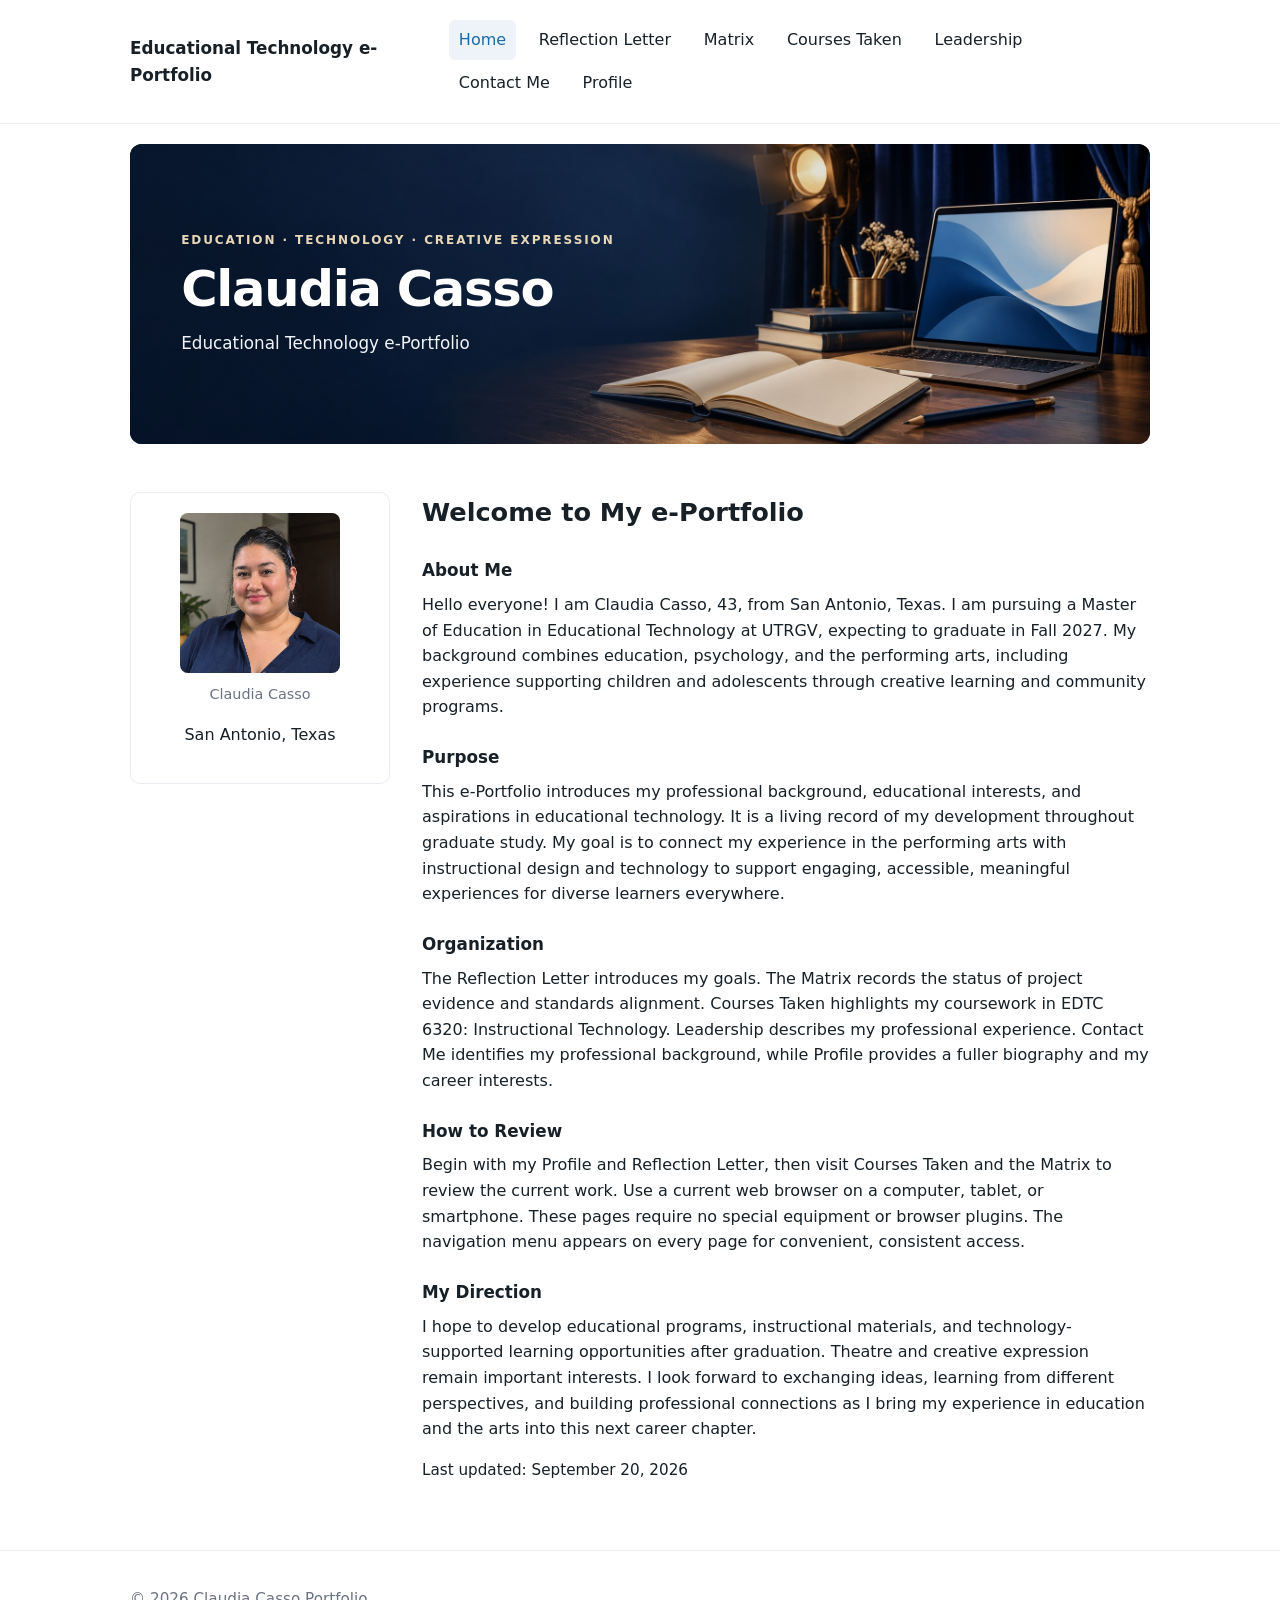
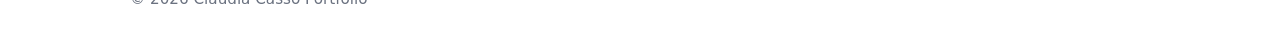
<file: index.html>
<!doctype html>
<html lang="en">
<head>
  <meta charset="utf-8" />
  <meta name="viewport" content="width=device-width,initial-scale=1" />
  <title>Home — Educational Technology e-Portfolio</title>
  <link rel="stylesheet" href="css/style.css">
  <meta name="description" content="Educational Technology e-Portfolio Home page">
  <style>
    .portfolio-banner{position:relative;isolation:isolate;overflow:hidden;background:#0b1c32;border-radius:12px;min-height:300px;display:flex;align-items:center;padding:clamp(1.5rem,4vw,3.5rem);color:#fff}
    .portfolio-banner img{position:absolute;inset:0;width:100%;height:100%;object-fit:cover;z-index:-2}
    .portfolio-banner:after{content:"";position:absolute;inset:0;background:linear-gradient(90deg,rgba(7,22,42,.38),transparent);z-index:-1}
    .banner-copy{max-width:55%}
    .banner-copy .eyebrow{font-size:.75rem;letter-spacing:.16em;text-transform:uppercase;color:#e8d7b7;margin:0 0 .75rem;font-weight:600}
    .banner-copy h2{font-size:clamp(2rem,4vw,3.1rem);line-height:1.12;margin:0 0 .8rem;letter-spacing:-.025em}
    .banner-copy p{margin:0;font-size:1.05rem;color:#f1f5f9}
    @media(max-width:600px){.portfolio-banner{min-height:280px}.portfolio-banner img{object-position:65% center}.portfolio-banner:after{background:rgba(7,22,42,.72)}.banner-copy{max-width:100%}.banner-copy h2{font-size:2.25rem}}
  </style>
</head>
<body>
  <header class="site-header">
    <div class="container header-inner">
      <h1 class="site-title">Educational Technology e-Portfolio</h1>
      <nav class="site-nav" aria-label="Main navigation">
        <a href="index.html" class="active">Home</a>
        <a href="reflection.html">Reflection Letter</a>
        <a href="matrix.html">Matrix</a>
        <a href="courses.html">Courses Taken</a>
        <a href="leadership.html">Leadership</a>
        <a href="contact.html">Contact Me</a>
        <a href="profile.html">Profile</a>
      </nav>
    </div>
  </header>

  <div class="container">
    <section class="portfolio-banner" aria-label="Claudia Casso portfolio banner">
      <img src="portfolio-banner.jpg" alt="" width="2172" height="724" fetchpriority="high">
      <div class="banner-copy"><p class="eyebrow">Education · Technology · Creative expression</p><h2>Claudia Casso</h2><p>Educational Technology e-Portfolio</p></div>
    </section>
  </div>
  <main class="container home-grid">
<aside class="profile-card"><img src="assets/claudia-photo.jpg" alt="Claudia Casso" class="profile-photo"><p class="photo-caption">Claudia Casso</p><p>San Antonio, Texas</p></aside>
<section class="home-content"><h2>Welcome to My e-Portfolio</h2>
<h3>About Me</h3>
<p>Hello everyone! I am Claudia Casso, 43, from San Antonio, Texas. I am pursuing a Master of Education in Educational Technology at UTRGV, expecting to graduate in Fall 2027. My background combines education, psychology, and the performing arts, including experience supporting children and adolescents through creative learning and community programs.</p>
<h3>Purpose</h3>
<p>This e-Portfolio introduces my professional background, educational interests, and aspirations in educational technology. It is a living record of my development throughout graduate study. My goal is to connect my experience in the performing arts with instructional design and technology to support engaging, accessible, meaningful experiences for diverse learners everywhere.</p>
<h3>Organization</h3>
<p>The Reflection Letter introduces my goals. The Matrix records the status of project evidence and standards alignment. Courses Taken highlights my coursework in EDTC 6320: Instructional Technology. Leadership describes my professional experience. Contact Me identifies my professional background, while Profile provides a fuller biography and my career interests.</p>
<h3>How to Review</h3>
<p>Begin with my Profile and Reflection Letter, then visit Courses Taken and the Matrix to review the current work. Use a current web browser on a computer, tablet, or smartphone. These pages require no special equipment or browser plugins. The navigation menu appears on every page for convenient, consistent access.</p>
<h3>My Direction</h3>
<p>I hope to develop educational programs, instructional materials, and technology-supported learning opportunities after graduation. Theatre and creative expression remain important interests. I look forward to exchanging ideas, learning from different perspectives, and building professional connections as I bring my experience in education and the arts into this next career chapter.</p>
<p class="last-updated">Last updated: September 20, 2026</p>
</section></main>

  <footer class="site-footer">
    <div class="container">© <span id="year">2026</span> Claudia Casso Portfolio</div>
  </footer>

</body>
</html>
</file>
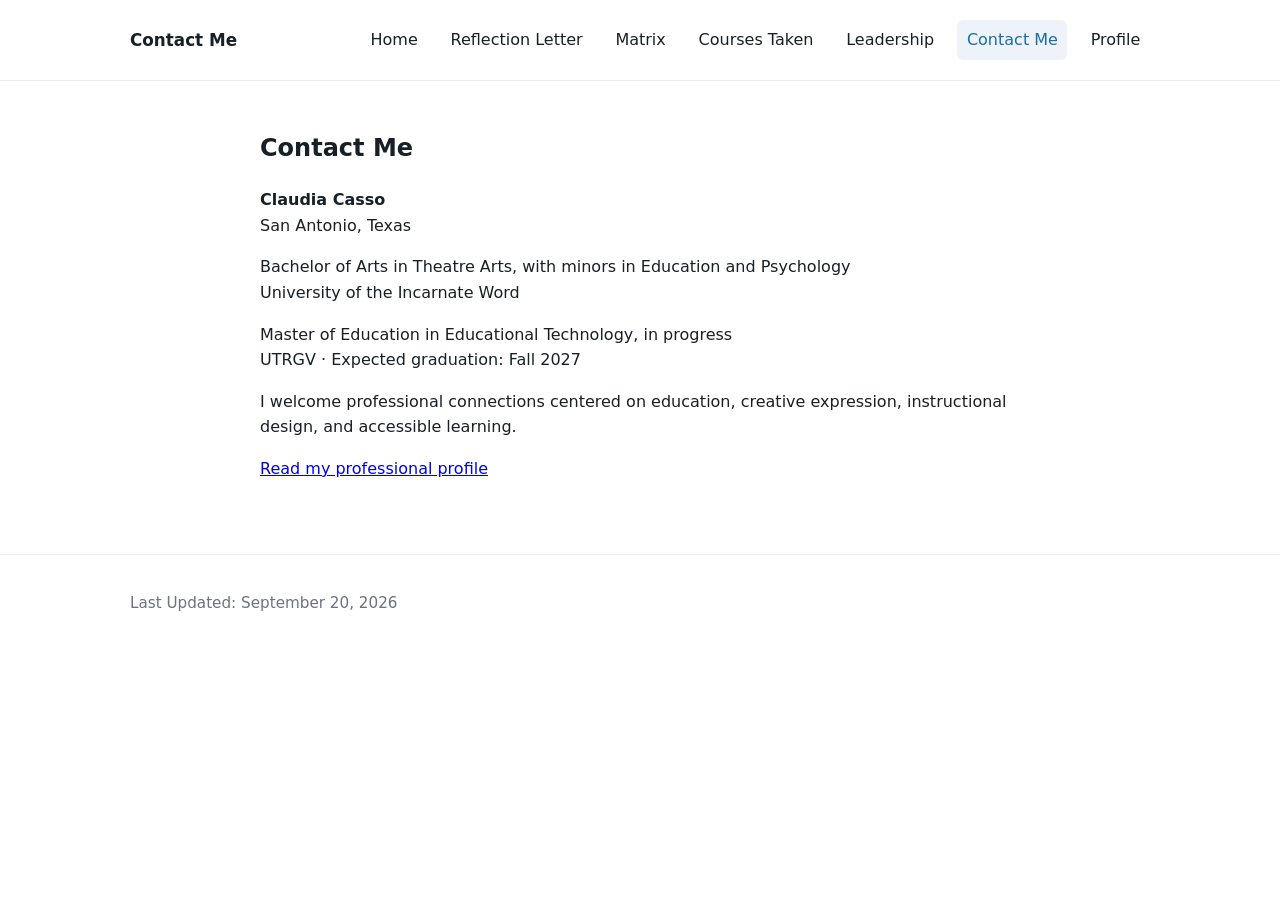
<file: contact.html>
<!doctype html>
<html lang="en">
<head>
  <meta charset="utf-8" />
  <meta name="viewport" content="width=device-width,initial-scale=1" />
  <title>Contact Me — e-Portfolio</title>
  <link rel="stylesheet" href="css/style.css">
</head>
<body>
  <header class="site-header">
    <div class="container header-inner">
      <h1 class="site-title">Contact Me</h1>
      <nav class="site-nav" aria-label="Main navigation">
        <a href="index.html">Home</a>
        <a href="reflection.html">Reflection Letter</a>
        <a href="matrix.html">Matrix</a>
        <a href="courses.html">Courses Taken</a>
        <a href="leadership.html">Leadership</a>
        <a href="contact.html" class="active" aria-current="page">Contact Me</a>
        <a href="profile.html">Profile</a>
      </nav>
    </div>
  </header>

  <main class="container"><section class="reading-content"><h2>Contact Me</h2><p><strong>Claudia Casso</strong><br>San Antonio, Texas</p><p>Bachelor of Arts in Theatre Arts, with minors in Education and Psychology<br>University of the Incarnate Word</p><p>Master of Education in Educational Technology, in progress<br>UTRGV · Expected graduation: Fall 2027</p><p>I welcome professional connections centered on education, creative expression, instructional design, and accessible learning.</p><p><a href="profile.html">Read my professional profile</a></p></section></main>

  <footer class="site-footer"><div class="container">Last Updated: September 20, 2026</div></footer>
</body>
</html>
</file>
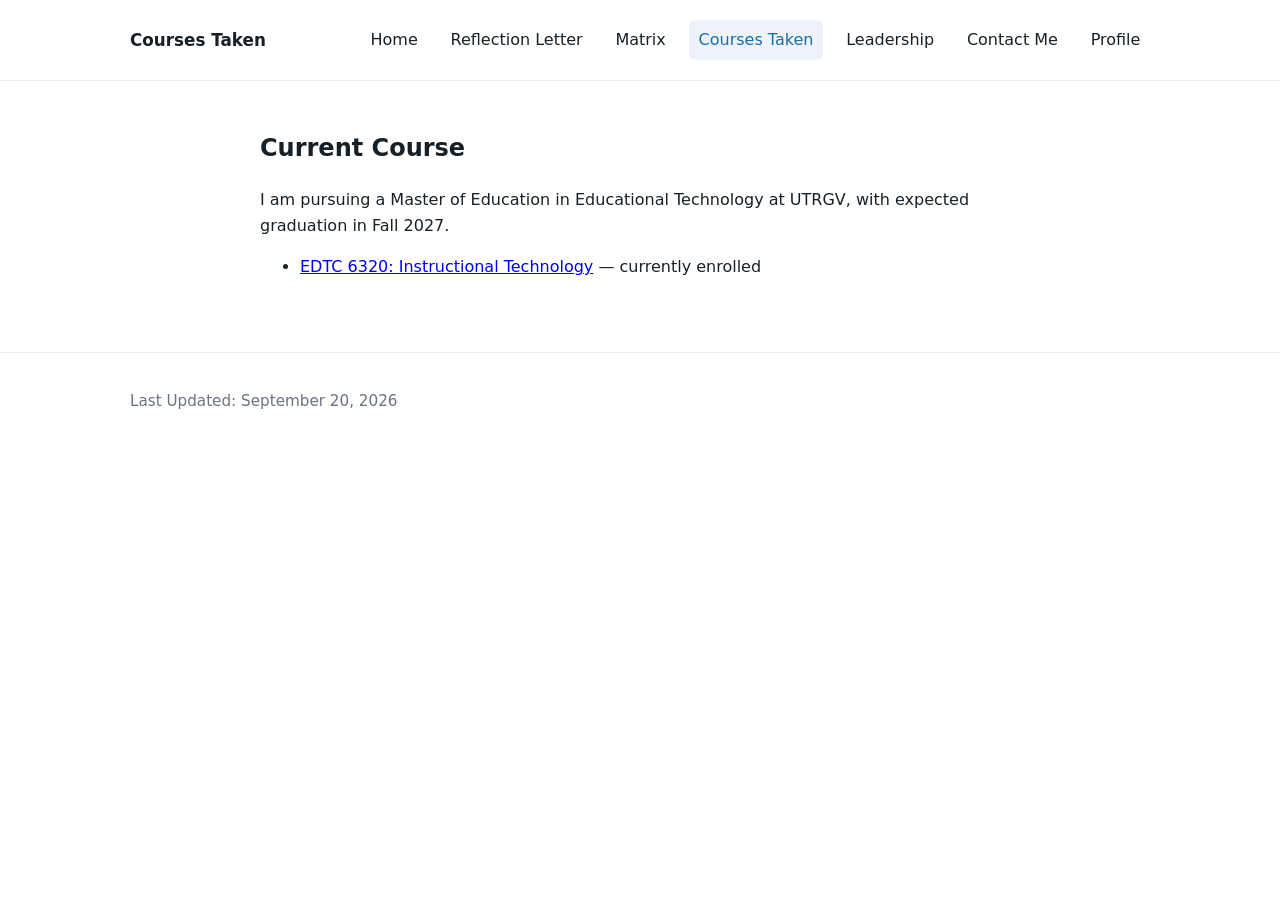
<file: courses.html>
<!doctype html>
<html lang="en">
<head>
  <meta charset="utf-8" />
  <meta name="viewport" content="width=device-width,initial-scale=1" />
  <title>Courses Taken — e-Portfolio</title>
  <link rel="stylesheet" href="css/style.css">
</head>
<body>
  <header class="site-header">
    <div class="container header-inner">
      <h1 class="site-title">Courses Taken</h1>
      <nav class="site-nav" aria-label="Main navigation">
        <a href="index.html">Home</a>
        <a href="reflection.html">Reflection Letter</a>
        <a href="matrix.html">Matrix</a>
        <a href="courses.html" class="active" aria-current="page">Courses Taken</a>
        <a href="leadership.html">Leadership</a>
        <a href="contact.html">Contact Me</a>
        <a href="profile.html">Profile</a>
      </nav>
    </div>
  </header>

  <main class="container"><section class="reading-content"><h2>Current Course</h2><p>I am pursuing a Master of Education in Educational Technology at UTRGV, with expected graduation in Fall 2027.</p><ul><li><a href="edtc6320.html">EDTC 6320: Instructional Technology</a> — currently enrolled</li></ul></section></main>

  <footer class="site-footer"><div class="container">Last Updated: September 20, 2026</div></footer>
</body>
</html>
</file>
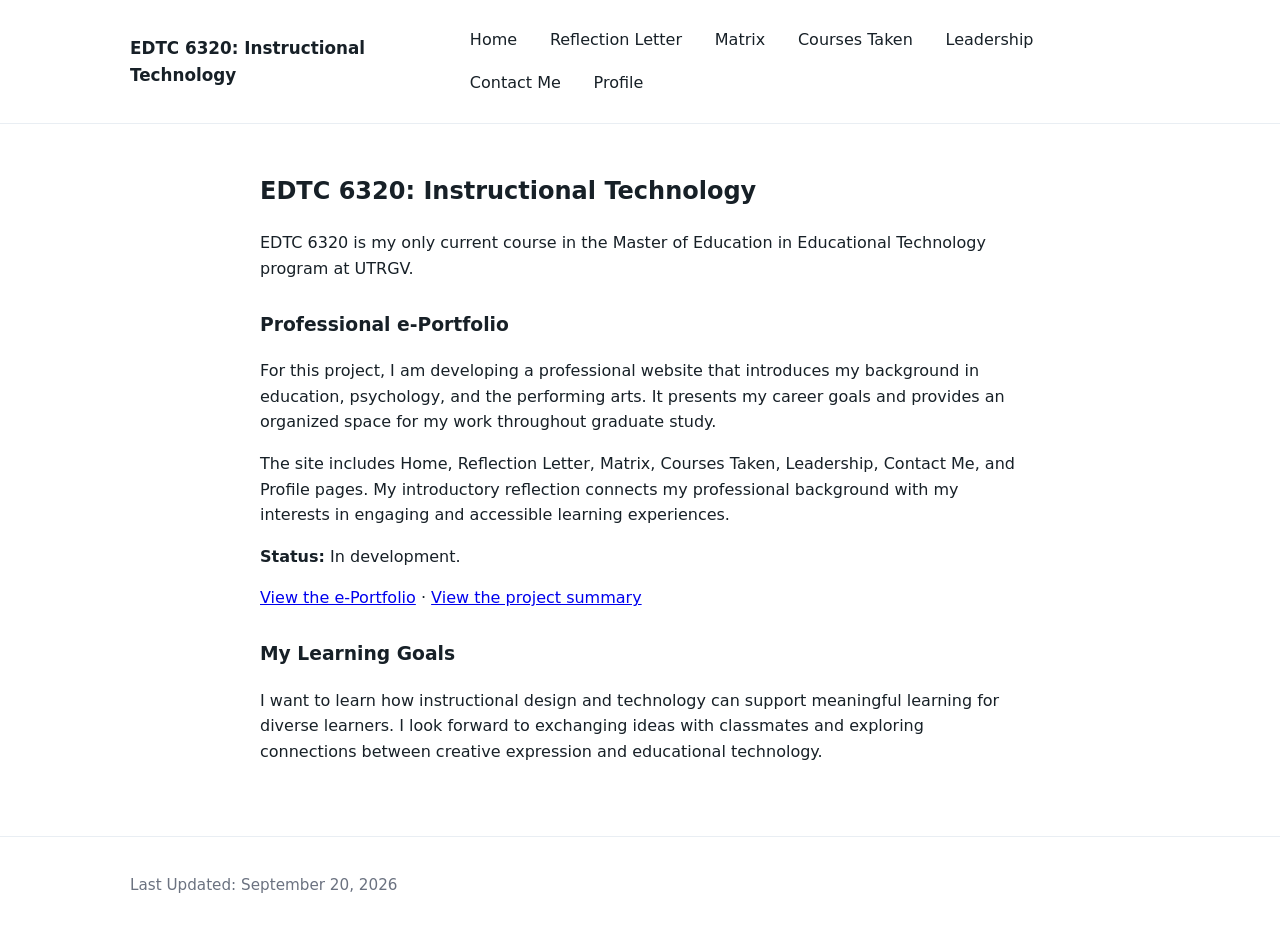
<file: edtc6320.html>
<!doctype html>
<html lang="en">
<head>
  <meta charset="utf-8" />
  <meta name="viewport" content="width=device-width,initial-scale=1" />
  <title>EDTC 6320 — Project Summary</title>
  <link rel="stylesheet" href="css/style.css">
</head>
<body>
  <header class="site-header">
    <div class="container header-inner">
      <h1 class="site-title">EDTC 6320: Instructional Technology</h1>
      <nav class="site-nav" aria-label="Main navigation">
        <a href="index.html">Home</a>
        <a href="reflection.html">Reflection Letter</a>
        <a href="matrix.html">Matrix</a>
        <a href="courses.html">Courses Taken</a>
        <a href="leadership.html">Leadership</a>
        <a href="contact.html">Contact Me</a>
        <a href="profile.html">Profile</a>
      </nav>
    </div>
  </header>

  <main class="container"><section class="reading-content"><h2>EDTC 6320: Instructional Technology</h2><p>EDTC 6320 is my only current course in the Master of Education in Educational Technology program at UTRGV.</p>
<h3>Professional e-Portfolio</h3><p>For this project, I am developing a professional website that introduces my background in education, psychology, and the performing arts. It presents my career goals and provides an organized space for my work throughout graduate study.</p><p>The site includes Home, Reflection Letter, Matrix, Courses Taken, Leadership, Contact Me, and Profile pages. My introductory reflection connects my professional background with my interests in engaging and accessible learning experiences.</p><p><strong>Status:</strong> In development.</p><p><a href="index.html">View the e-Portfolio</a> · <a href="matrix.html">View the project summary</a></p>
<h3>My Learning Goals</h3><p>I want to learn how instructional design and technology can support meaningful learning for diverse learners. I look forward to exchanging ideas with classmates and exploring connections between creative expression and educational technology.</p></section></main>

  <footer class="site-footer"><div class="container">Last Updated: September 20, 2026</div></footer>
</body>
</html>
</file>
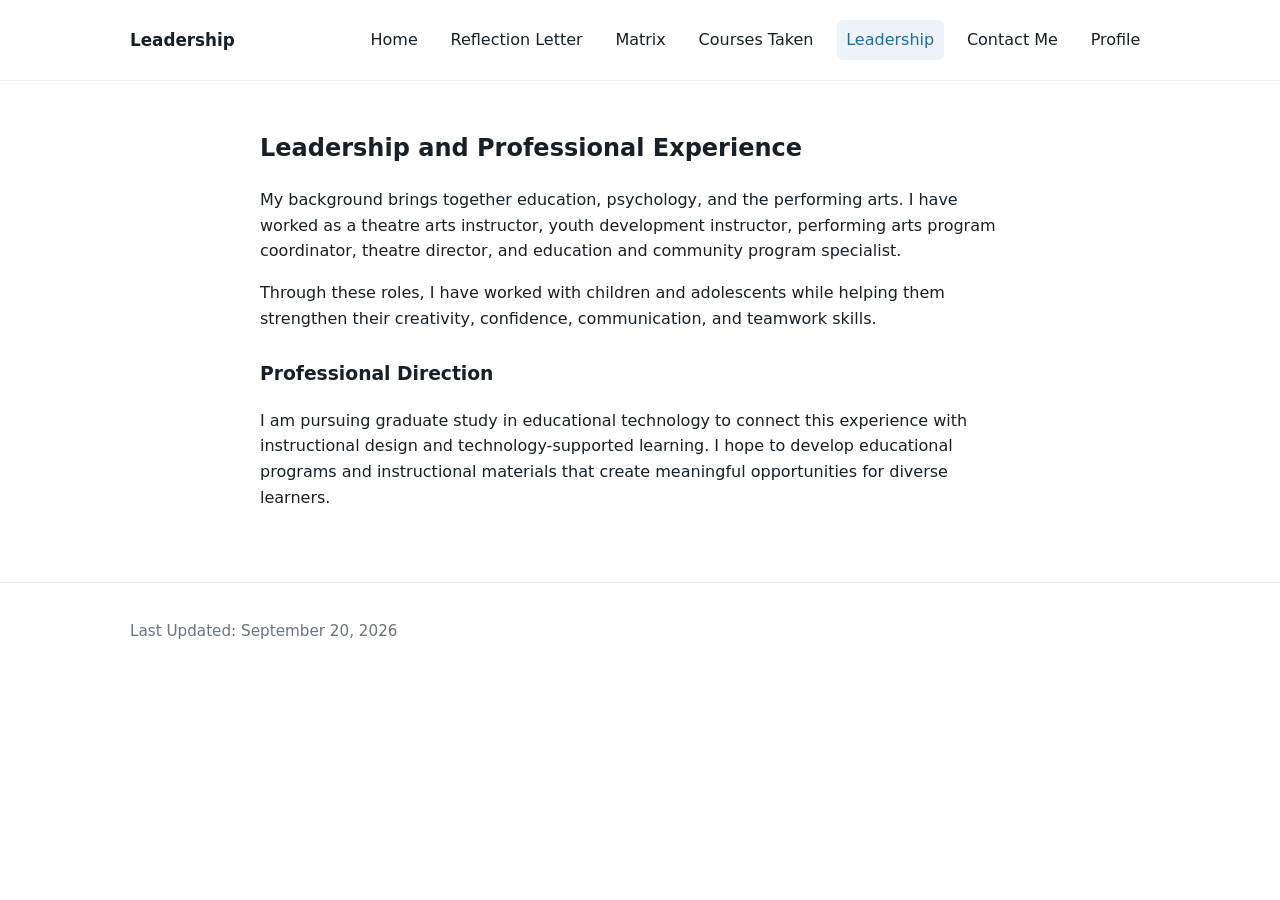
<file: leadership.html>
<!doctype html>
<html lang="en">
<head>
  <meta charset="utf-8" />
  <meta name="viewport" content="width=device-width,initial-scale=1" />
  <title>Leadership — e-Portfolio</title>
  <link rel="stylesheet" href="css/style.css">
</head>
<body>
  <header class="site-header">
    <div class="container header-inner">
      <h1 class="site-title">Leadership</h1>
      <nav class="site-nav" aria-label="Main navigation">
        <a href="index.html">Home</a>
        <a href="reflection.html">Reflection Letter</a>
        <a href="matrix.html">Matrix</a>
        <a href="courses.html">Courses Taken</a>
        <a href="leadership.html" class="active" aria-current="page">Leadership</a>
        <a href="contact.html">Contact Me</a>
        <a href="profile.html">Profile</a>
      </nav>
    </div>
  </header>

  <main class="container"><section class="reading-content"><h2>Leadership and Professional Experience</h2><p>My background brings together education, psychology, and the performing arts. I have worked as a theatre arts instructor, youth development instructor, performing arts program coordinator, theatre director, and education and community program specialist.</p><p>Through these roles, I have worked with children and adolescents while helping them strengthen their creativity, confidence, communication, and teamwork skills.</p><h3>Professional Direction</h3><p>I am pursuing graduate study in educational technology to connect this experience with instructional design and technology-supported learning. I hope to develop educational programs and instructional materials that create meaningful opportunities for diverse learners.</p></section></main>

  <footer class="site-footer"><div class="container">Last Updated: September 20, 2026</div></footer>
</body>
</html>
</file>
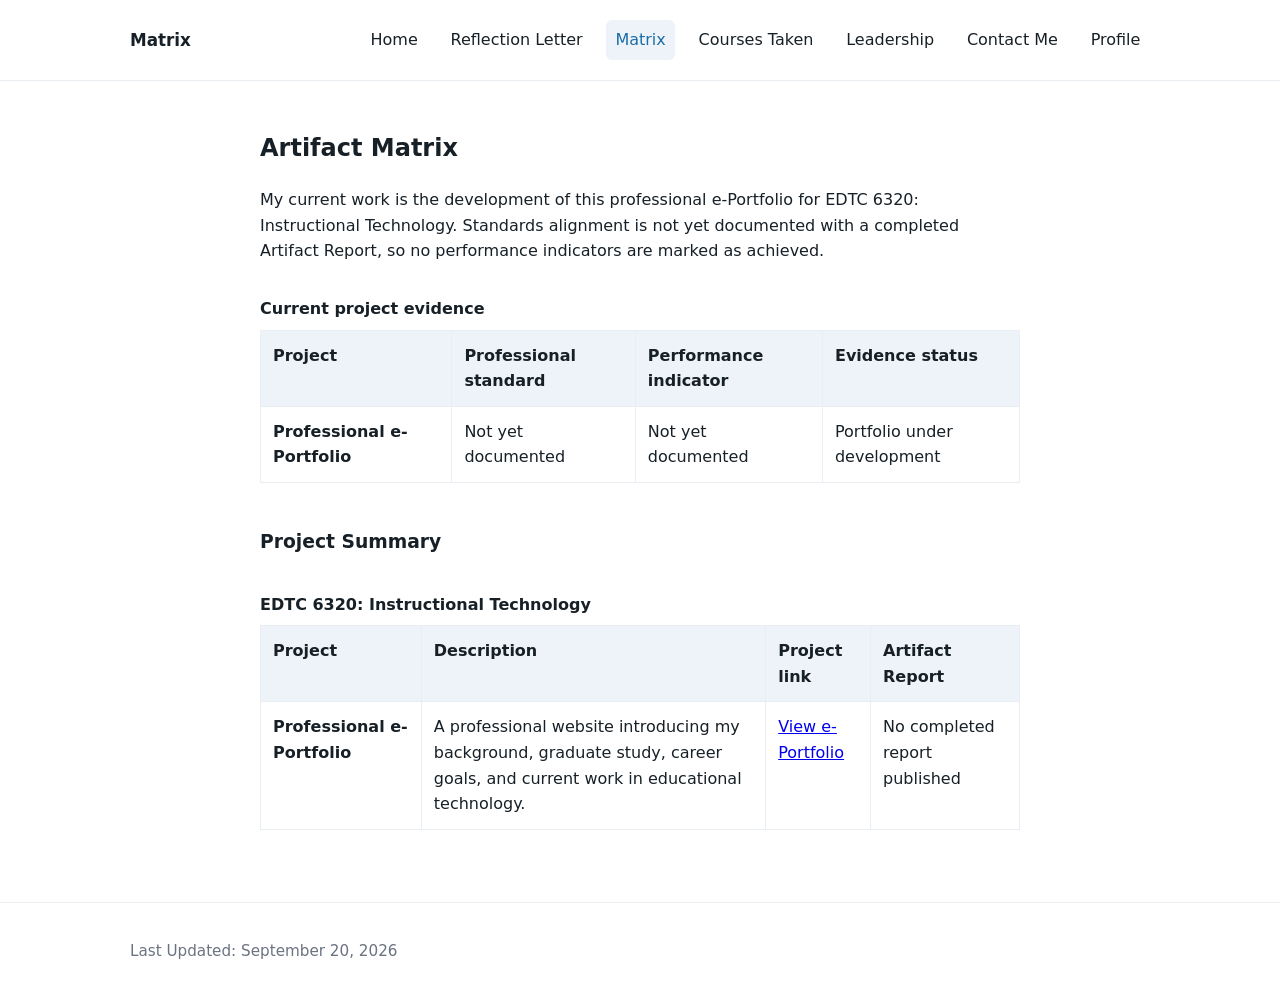
<file: matrix.html>
<!doctype html>
<html lang="en">
<head>
  <meta charset="utf-8" />
  <meta name="viewport" content="width=device-width,initial-scale=1" />
  <title>Matrix — e-Portfolio</title>
  <link rel="stylesheet" href="css/style.css">
</head>
<body>
  <header class="site-header">
    <div class="container header-inner">
      <h1 class="site-title">Matrix</h1>
      <nav class="site-nav" aria-label="Main navigation">
        <a href="index.html">Home</a>
        <a href="reflection.html">Reflection Letter</a>
        <a href="matrix.html" class="active" aria-current="page">Matrix</a>
        <a href="courses.html">Courses Taken</a>
        <a href="leadership.html">Leadership</a>
        <a href="contact.html">Contact Me</a>
        <a href="profile.html">Profile</a>
      </nav>
    </div>
  </header>

  <main class="container"><section class="reading-content"><h2>Artifact Matrix</h2>
<p>My current work is the development of this professional e-Portfolio for EDTC 6320: Instructional Technology. Standards alignment is not yet documented with a completed Artifact Report, so no performance indicators are marked as achieved.</p>
<div class="table-scroll"><table><caption>Current project evidence</caption><thead><tr><th scope="col">Project</th><th scope="col">Professional standard</th><th scope="col">Performance indicator</th><th scope="col">Evidence status</th></tr></thead><tbody><tr><th scope="row">Professional e-Portfolio</th><td>Not yet documented</td><td>Not yet documented</td><td>Portfolio under development</td></tr></tbody></table></div>
<h3>Project Summary</h3><div class="table-scroll"><table><caption>EDTC 6320: Instructional Technology</caption><thead><tr><th scope="col">Project</th><th scope="col">Description</th><th scope="col">Project link</th><th scope="col">Artifact Report</th></tr></thead><tbody><tr><th scope="row">Professional e-Portfolio</th><td>A professional website introducing my background, graduate study, career goals, and current work in educational technology.</td><td><a href="index.html">View e-Portfolio</a></td><td>No completed report published</td></tr></tbody></table></div>
</section></main>

  <footer class="site-footer"><div class="container">Last Updated: September 20, 2026</div></footer>
</body>
</html>
</file>
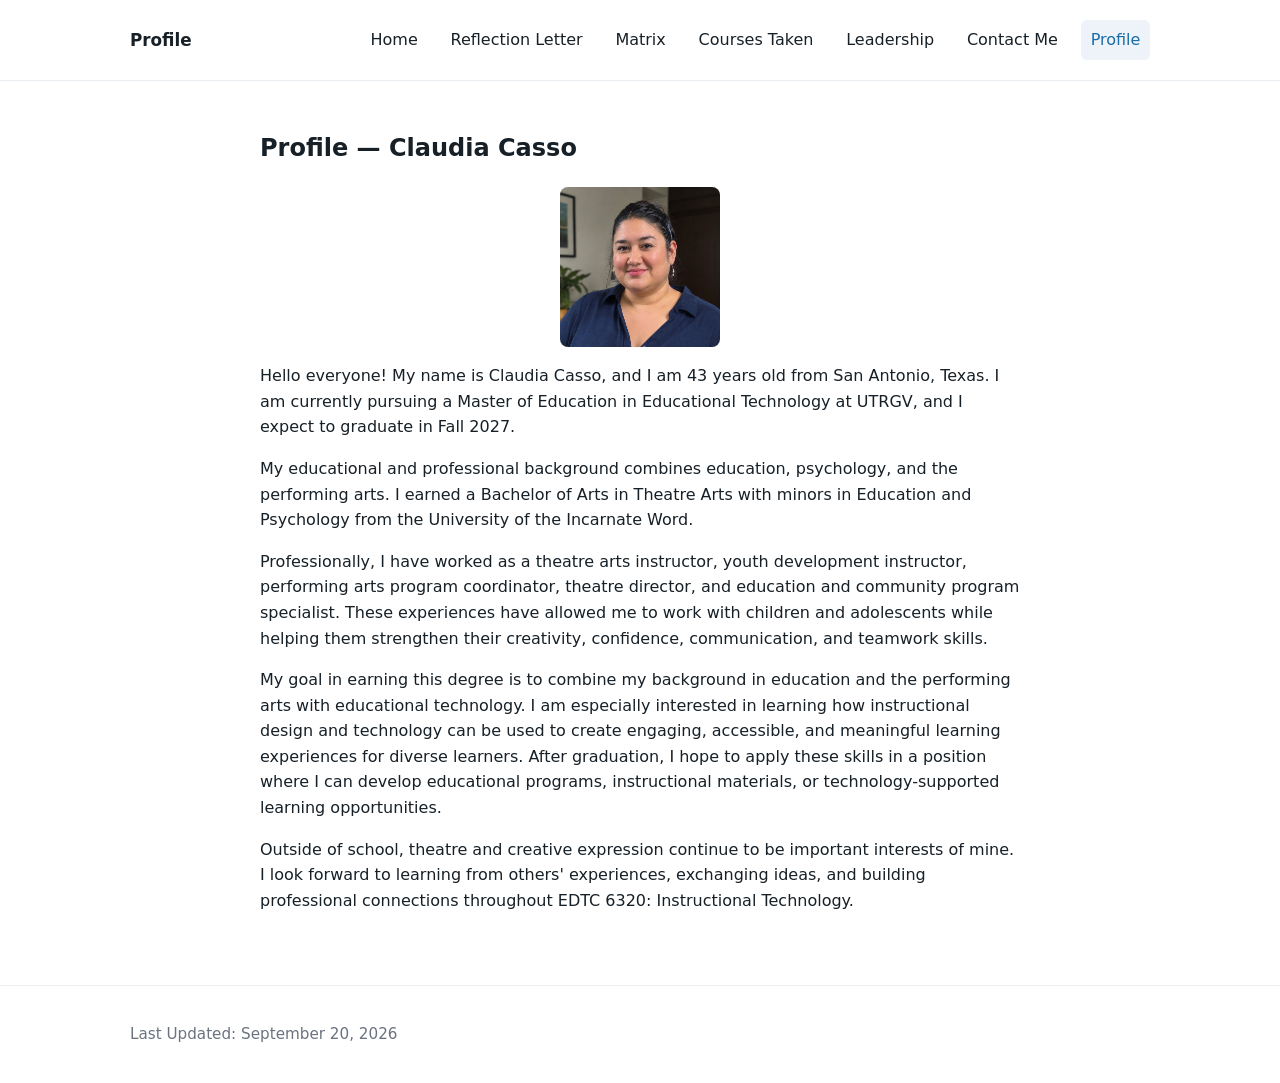
<file: profile.html>
<!doctype html>
<html lang="en">
<head>
  <meta charset="utf-8" />
  <meta name="viewport" content="width=device-width,initial-scale=1" />
  <title>Profile — e-Portfolio</title>
  <link rel="stylesheet" href="css/style.css">
</head>
<body>
  <header class="site-header">
    <div class="container header-inner">
      <h1 class="site-title">Profile</h1>
      <nav class="site-nav" aria-label="Main navigation">
        <a href="index.html">Home</a>
        <a href="reflection.html">Reflection Letter</a>
        <a href="matrix.html">Matrix</a>
        <a href="courses.html">Courses Taken</a>
        <a href="leadership.html">Leadership</a>
        <a href="contact.html">Contact Me</a>
        <a href="profile.html" class="active" aria-current="page">Profile</a>
      </nav>
    </div>
  </header>

  <main class="container"><section class="reading-content"><h2>Profile — Claudia Casso</h2><img src="assets/claudia-photo.jpg" alt="Claudia Casso" class="profile-photo"><p>Hello everyone! My name is Claudia Casso, and I am 43 years old from San Antonio, Texas. I am currently pursuing a Master of Education in Educational Technology at UTRGV, and I expect to graduate in Fall 2027.</p>
<p>My educational and professional background combines education, psychology, and the performing arts. I earned a Bachelor of Arts in Theatre Arts with minors in Education and Psychology from the University of the Incarnate Word.</p>
<p>Professionally, I have worked as a theatre arts instructor, youth development instructor, performing arts program coordinator, theatre director, and education and community program specialist. These experiences have allowed me to work with children and adolescents while helping them strengthen their creativity, confidence, communication, and teamwork skills.</p>
<p>My goal in earning this degree is to combine my background in education and the performing arts with educational technology. I am especially interested in learning how instructional design and technology can be used to create engaging, accessible, and meaningful learning experiences for diverse learners. After graduation, I hope to apply these skills in a position where I can develop educational programs, instructional materials, or technology-supported learning opportunities.</p>
<p>Outside of school, theatre and creative expression continue to be important interests of mine. I look forward to learning from others' experiences, exchanging ideas, and building professional connections throughout EDTC 6320: Instructional Technology.</p></section></main>

  <footer class="site-footer"><div class="container">Last Updated: September 20, 2026</div></footer>
</body>
</html>
</file>
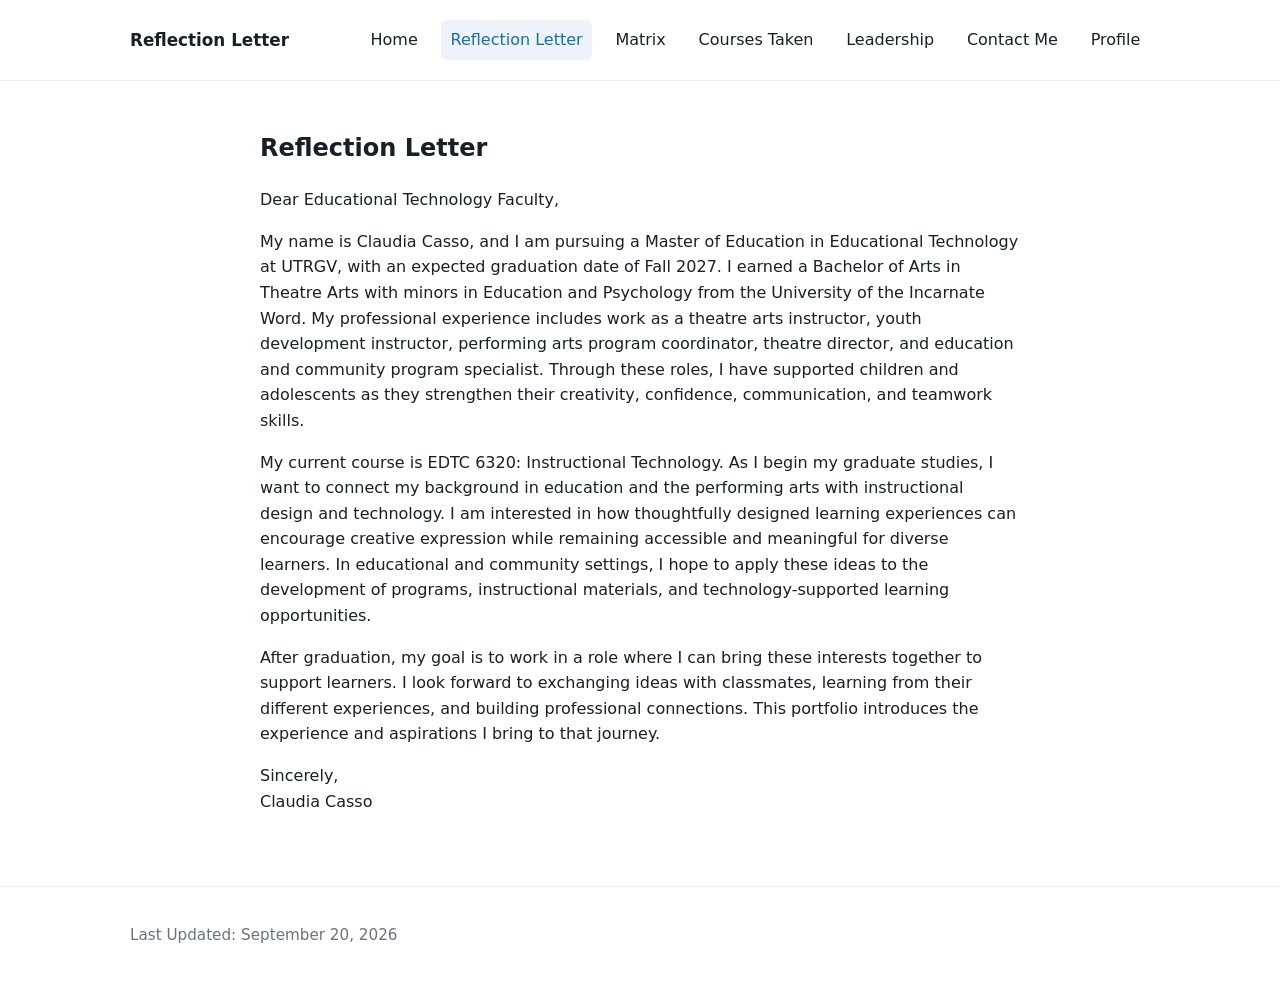
<file: reflection.html>
<!doctype html>
<html lang="en">
<head>
  <meta charset="utf-8" />
  <meta name="viewport" content="width=device-width,initial-scale=1" />
  <title>Reflection Letter — e-Portfolio</title>
  <link rel="stylesheet" href="css/style.css">
</head>
<body>
  <header class="site-header">
    <div class="container header-inner">
      <h1 class="site-title">Reflection Letter</h1>
      <nav class="site-nav" aria-label="Main navigation">
        <a href="index.html">Home</a>
        <a href="reflection.html" class="active" aria-current="page">Reflection Letter</a>
        <a href="matrix.html">Matrix</a>
        <a href="courses.html">Courses Taken</a>
        <a href="leadership.html">Leadership</a>
        <a href="contact.html">Contact Me</a>
        <a href="profile.html">Profile</a>
      </nav>
    </div>
  </header>

  <main class="container"><article class="reading-content"><h2>Reflection Letter</h2>
<p>Dear Educational Technology Faculty,</p>
<p>My name is Claudia Casso, and I am pursuing a Master of Education in Educational Technology at UTRGV, with an expected graduation date of Fall 2027. I earned a Bachelor of Arts in Theatre Arts with minors in Education and Psychology from the University of the Incarnate Word. My professional experience includes work as a theatre arts instructor, youth development instructor, performing arts program coordinator, theatre director, and education and community program specialist. Through these roles, I have supported children and adolescents as they strengthen their creativity, confidence, communication, and teamwork skills.</p>
<p>My current course is EDTC 6320: Instructional Technology. As I begin my graduate studies, I want to connect my background in education and the performing arts with instructional design and technology. I am interested in how thoughtfully designed learning experiences can encourage creative expression while remaining accessible and meaningful for diverse learners. In educational and community settings, I hope to apply these ideas to the development of programs, instructional materials, and technology-supported learning opportunities.</p>
<p>After graduation, my goal is to work in a role where I can bring these interests together to support learners. I look forward to exchanging ideas with classmates, learning from their different experiences, and building professional connections. This portfolio introduces the experience and aspirations I bring to that journey.</p>
<p>Sincerely,<br>Claudia Casso</p></article></main>

  <footer class="site-footer"><div class="container">Last Updated: September 20, 2026</div></footer>
</body>
</html>
</file>
<file: css/style.css>
:root{
  --accent: #1b6ca8; /* restrained blue accent */
  --accent-weak: rgba(27,108,168,0.08);
  --bg: #ffffff;
  --text: #172027;
  --muted: #6b7280;
  --container-max: 1060px;
  --card-border: #e9eef3;
}

*{box-sizing:border-box}
html,body{height:100%}
body{
  font-family: Inter, system-ui, -apple-system, "Segoe UI", Roboto, "Helvetica Neue", Arial;
  margin:0; color:var(--text); background:var(--bg); line-height:1.6; -webkit-font-smoothing:antialiased;
}

.container{max-width:var(--container-max); margin:0 auto; padding:1.25rem}
.site-header{border-bottom:1px solid var(--card-border); background:transparent}
.header-inner{display:flex; align-items:center; justify-content:space-between; gap:1rem}
.site-title{font-size:1.05rem; margin:0; color:var(--text); font-weight:700}
.site-nav{display:flex; align-items:center; gap:0.2rem}
.site-nav a{color:var(--text); text-decoration:none; margin-left:0.65rem; padding:0.45rem 0.6rem; border-radius:6px; font-weight:500}
.site-nav a.active, .site-nav a:hover{background:var(--accent-weak); color:var(--accent)}

main.container{padding-top:1.75rem}

.home-grid{display:grid; grid-template-columns:260px 1fr; gap:2rem; align-items:start; padding:1rem 0}
.profile-card{background:#fff; border:1px solid var(--card-border); padding:1.25rem; border-radius:10px; text-align:center; min-height:220px}
.profile-photo{width:160px; height:160px; border-radius:8px; display:block; margin:0 auto}
.photo-caption{font-size:0.9rem; color:var(--muted); margin-top:0.6rem}

.home-content h2{margin-top:0; color:var(--text); font-size:1.6rem}
.home-content article{margin-bottom:1.5rem; padding-bottom:0.8rem; border-bottom:1px dashed #f4f7fa}
.home-content h3{margin:0 0 0.5rem 0; font-size:1.05rem; color:var(--text)}
.home-content p{color:var(--text); margin:0}
.last-updated{color:var(--muted); font-size:0.95rem; margin-top:1rem}

.site-footer{border-top:1px solid var(--card-border); margin-top:2.25rem; padding:1rem 0; color:var(--muted); font-size:0.95rem}

.simple-center{padding:3rem 1rem; text-align:center}

@media (max-width:980px){
  .home-grid{grid-template-columns:1fr;}
  .profile-photo{width:140px;height:140px}
  .header-inner{flex-direction:column; align-items:flex-start; gap:0.6rem}
  .site-nav{flex-wrap:wrap}
}

@media (max-width:480px){
  .profile-photo{width:120px;height:120px}
  .site-title{font-size:1rem}
}

.reading-content{max-width:760px;margin:0 auto;text-align:left}
.home-content p{margin:0 0 1rem}
.reading-content h3{margin-top:1.75rem}
.site-nav{flex-wrap:wrap}
.home-grid{padding-left:1.25rem;padding-right:1.25rem}
.table-scroll{overflow-x:auto}
table{width:100%;border-collapse:collapse;margin:1rem 0}
caption{text-align:left;font-weight:600;margin-bottom:0.5rem}
th,td{text-align:left;vertical-align:top;padding:0.75rem;border:1px solid var(--card-border)}
thead{background:var(--accent-weak)}
.home-content h3{margin-top:1.5rem}
</file>
